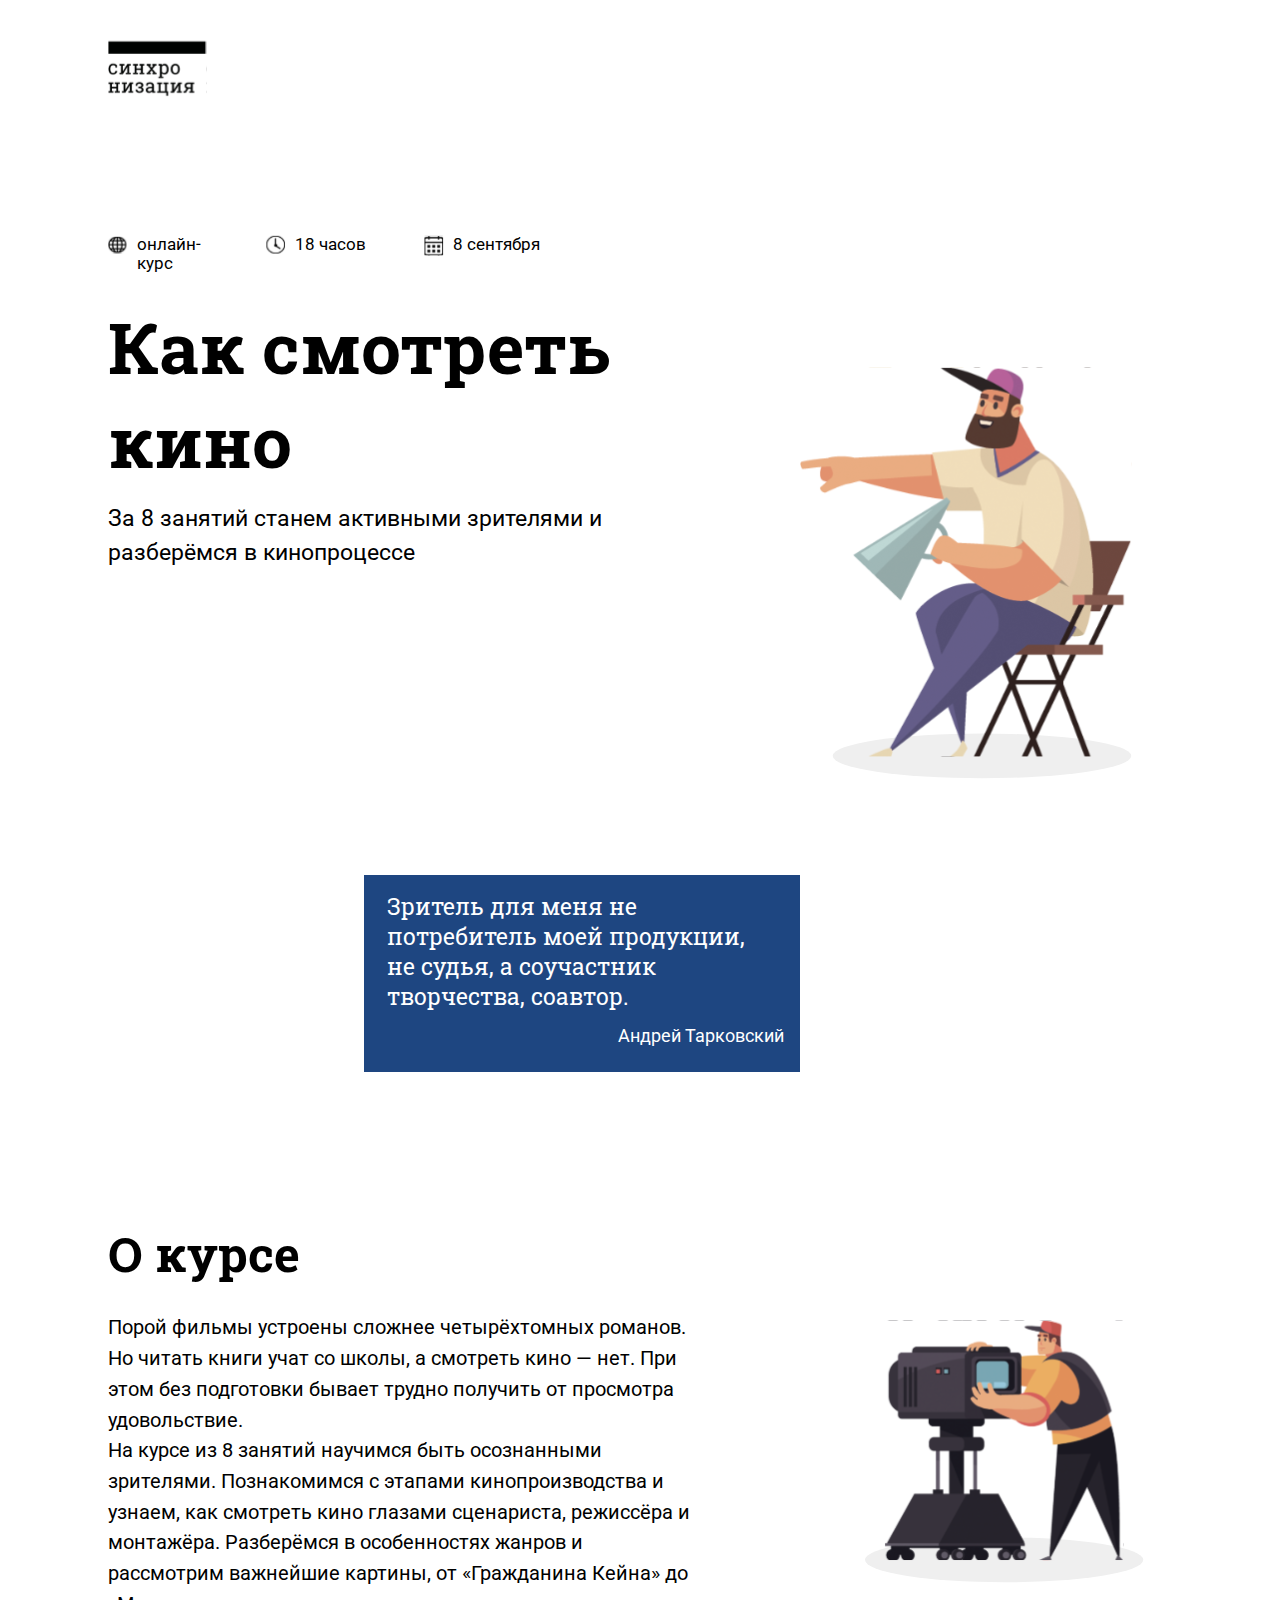
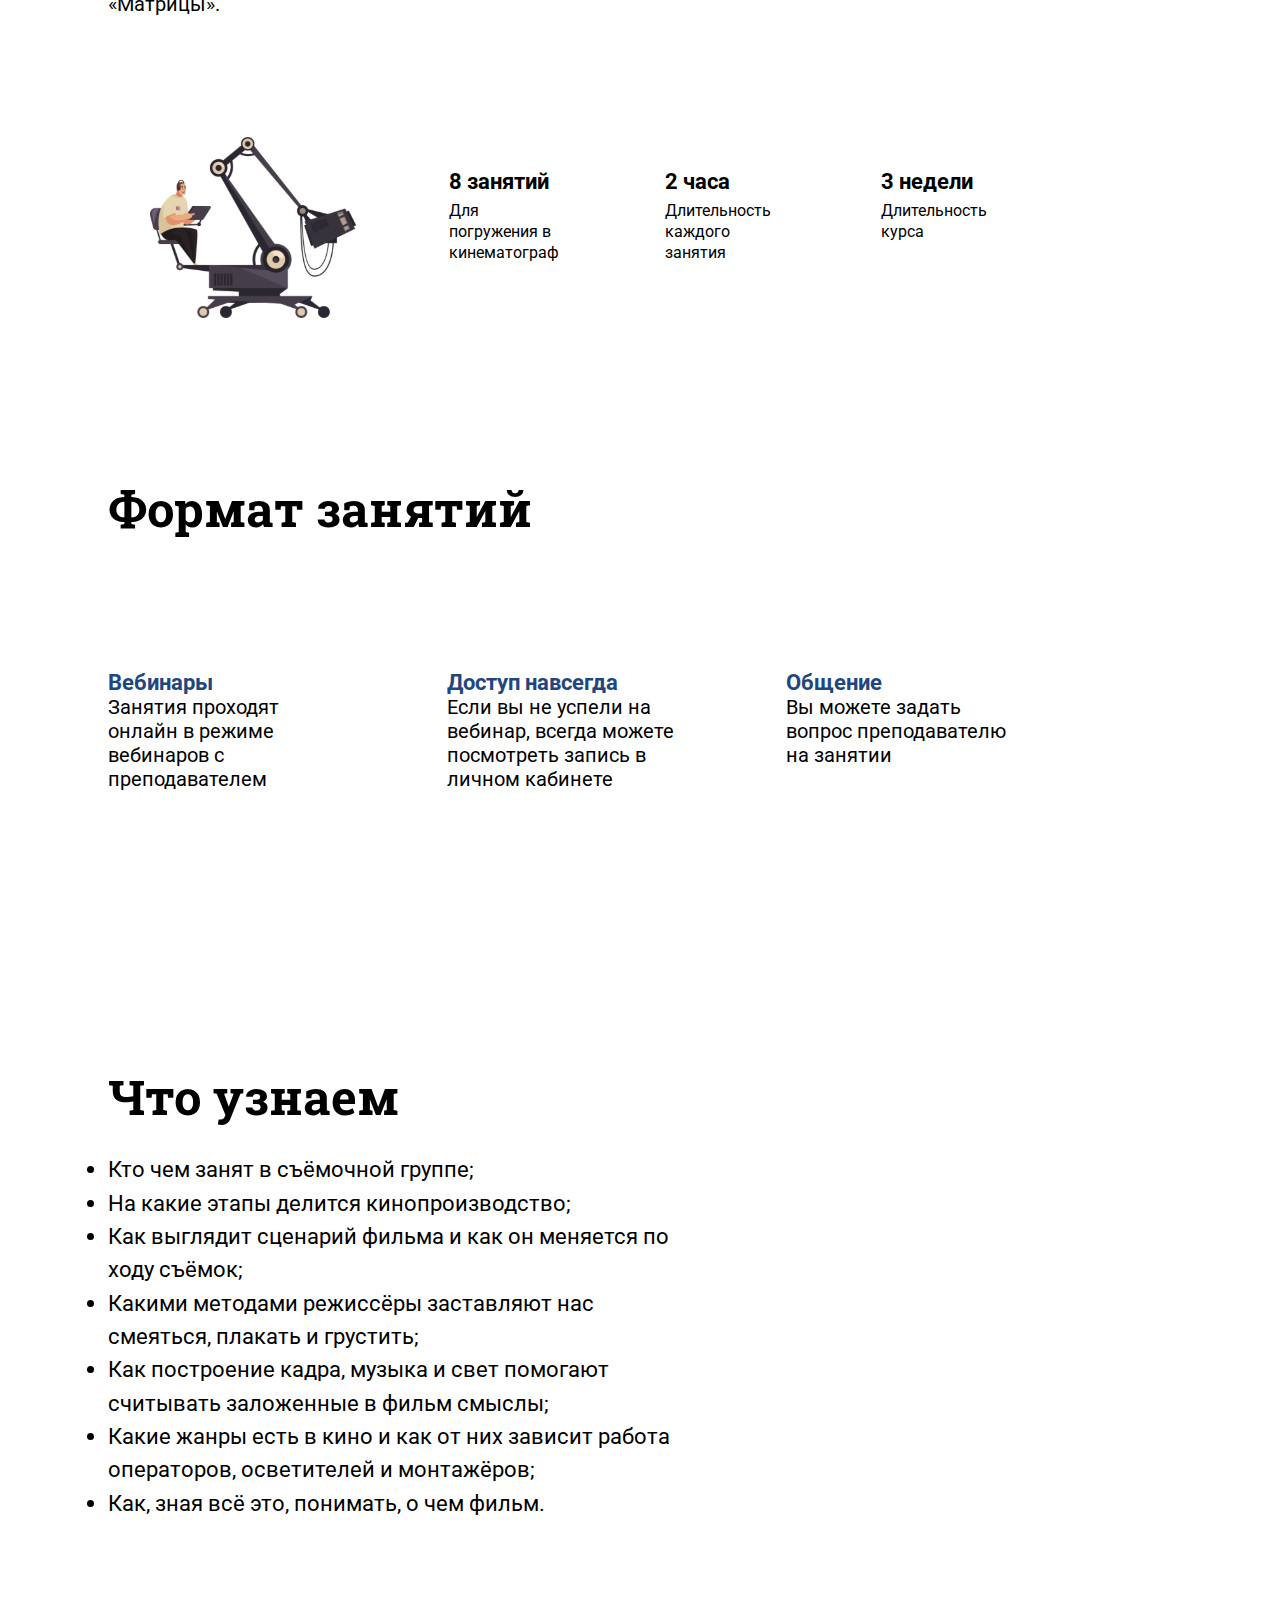
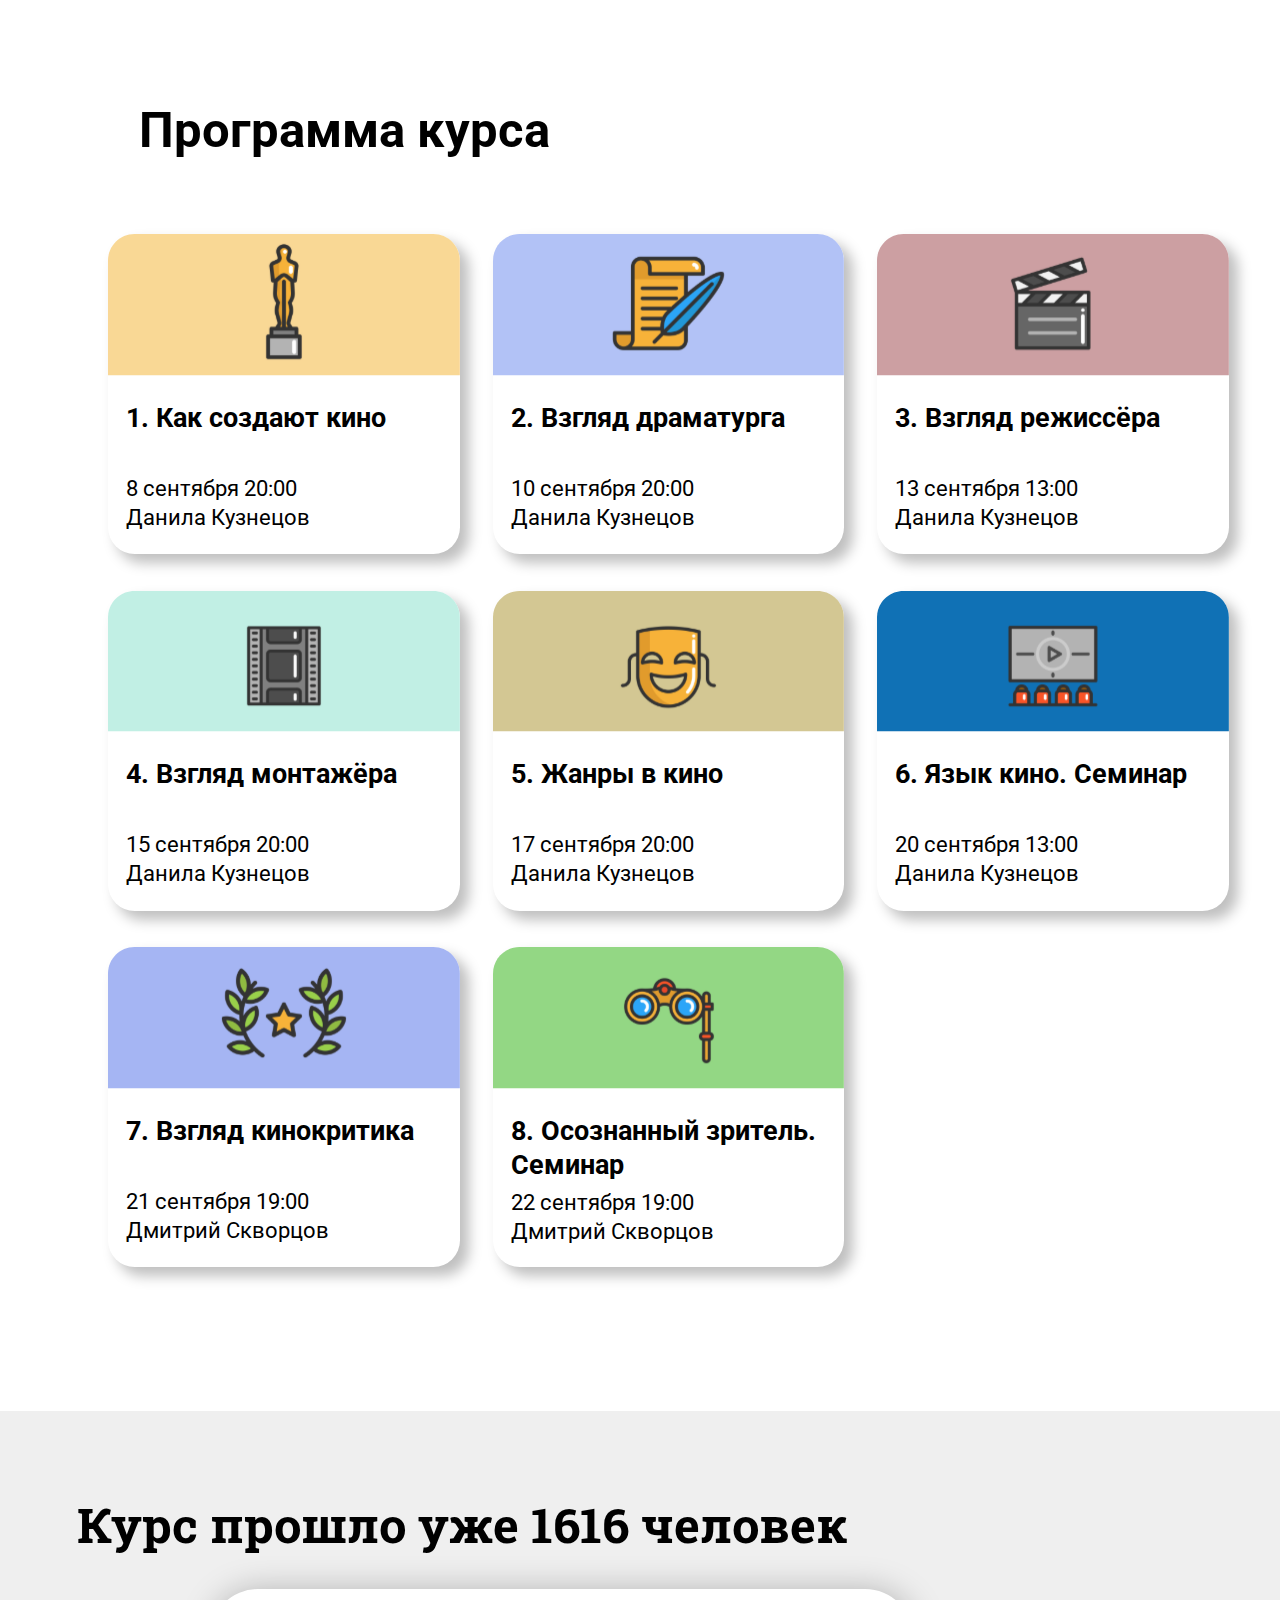
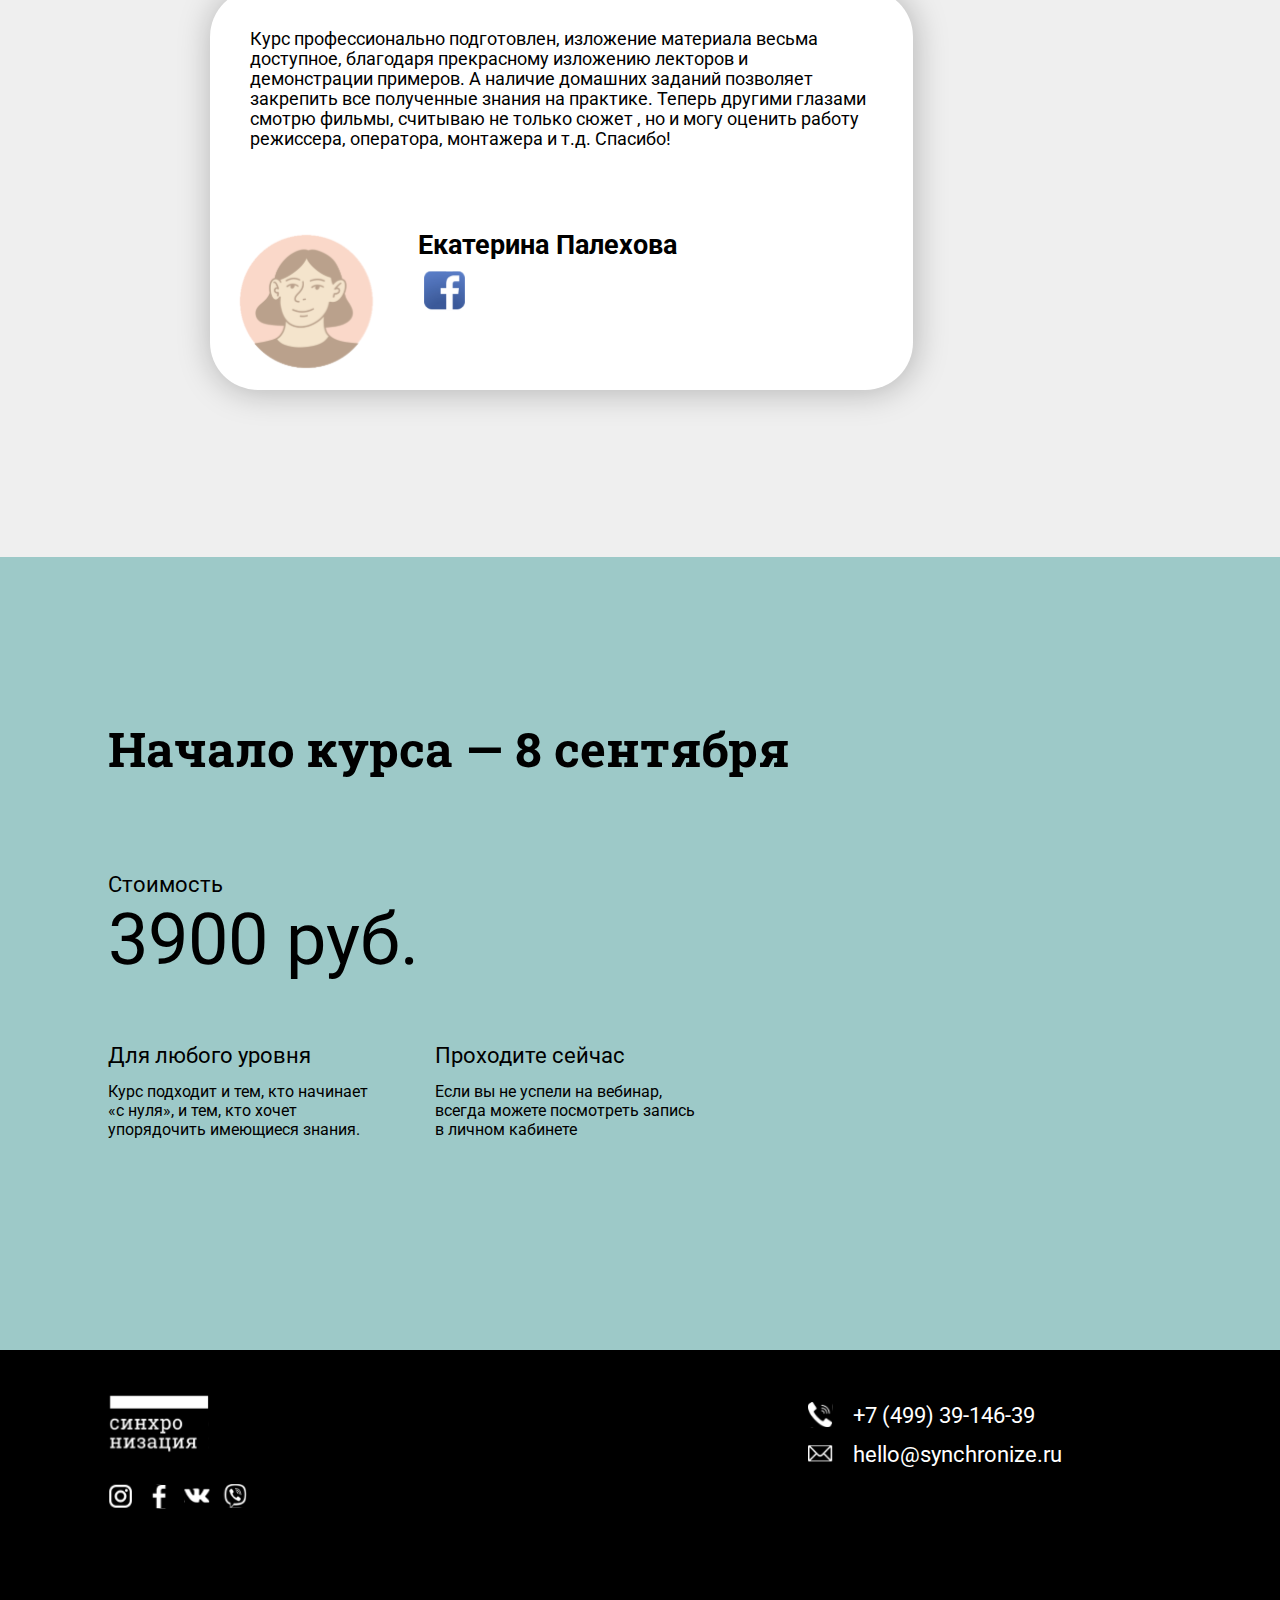
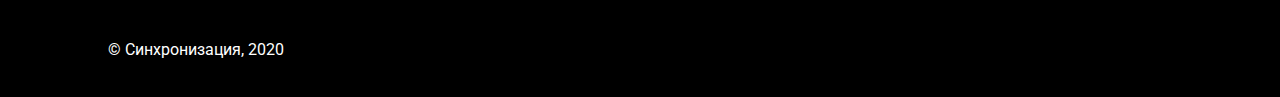
<file: index.html>
<!DOCTYPE html>
<html lang="en">

<head>
    <meta charset="UTF-8">
    <meta http-equiv="X-UA-Compatible" content="IE=edge">
    <meta name="viewport" content="width=device-width, initial-scale=1.0">
    <title>Document</title>
    <!-- MOBILE CSS -->
    <link rel="stylesheet" href="./mobile.css">
    <!-- TABLET CSS -->
    <link rel="stylesheet" href="./tablet.css">
    <!-- DESKTOP CSS -->
    <link rel="stylesheet" href="./desktop.css">
</head>

<div class="container">

    <!-- FIRST SECTION  -->
    <section class="first">
        <div class="first-container">
            <div class="first-logo">
                <img src="img/firstlogo.svg" alt="Logo">
            </div>
            <div class="first-icons">
                <div class="online-course">
                    <div class="image">
                        <img src="img/globe.svg" alt="globe">

                    </div>
                    <div>онлайн-курс</div>
                </div>
                <div class="hours">
                    <div class="image">
                        <img src="img/hours.svg" alt="Hours">
                    </div>
                    <div>18 часов</div>
                </div>
                <div class="date">
                    <div class="image">
                        <img src="img/calendar_2.svg" alt="Calendar">
                    </div>
                    <div>8 сентября</div>
                </div>
            </div>
            <div class="produser-tablet">
                <div class="first-content">

                    <h1 class="first-h1">
                        Как смотреть кино
                    </h1>
                    <p class="first-info">За 8 занятий станем активными зрителями и разберёмся в кинопроцессе</p>
                </div>
                <div class="produser-div">
                    <img class="produser" src="img/produsser.svg" alt="Produsser">
                </div>
            </div>
            <div class="background-blue">
                <p class="quote">Зритель для меня не потребитель моей продукции, не судья, а соучастник творчества,
                    соавтор.</p>
                <div class="andrei">Андрей Тарковский</div>
            </div>
        </div>

    </section>
    <!-- !FITST SECTION  END -->



    <!-- SECOND SECTION  -->

    <section class="kurs-wrapper">
        <div class="kurs-container">
            <div class="kurs-header">
                <h1>О курсе</h1>
            </div>
            <div class="kurs-main">
                <div class="kurs-main-info">
                    <p>
                        Порой фильмы устроены сложнее четырёхтомных романов. Но читать книги учат со школы, а
                        смотреть кино — нет. При этом без подготовки бывает трудно получить от просмотра
                        удовольствие.
                        <br>
                        На курсе из 8 занятий научимся быть осознанными зрителями. Познакомимся с этапами
                        кинопроизводства и узнаем, как смотреть кино глазами сценариста, режиссёра и монтажёра.
                        Разберёмся в особенностях жанров и рассмотрим важнейшие картины, от «Гражданина Кейна» до
                        «Матрицы».
                    </p>
                </div>
                <div class="kurs-main-img">
                    <img class="kurs-img" src="./img/kurs-photo.svg" alt="kurs">
                </div>
            </div>
            <div class="kurs-bottom">
                <div class="kurs-bottom-img">
                    <img src="./img/photo-none.svg" alt="kurs-none">
                </div>
                <div class="kurs-bottom-info">
                    <h3> 8 занятий </h3>
                    <p>
                        Для погружения
                        в кинематограф
                    </p>
                </div>
                <div class="kurs-bottom-info">
                    <h3>2 часа</h3>
                    <p>
                        Длительность
                        каждого занятия
                    </p>
                </div>
                <div class="kurs-bottom-info">
                    <h3>3 недели</h3>
                    <p>
                        Длительность
                        курса
                    </p>
                </div>
            </div>
        </div>
    </section>

    <!-- !SECOND SECTION  END -->



    <!-- THIRD SECTION   -->

    <section class="third">
        <div class="third-container">
            <div class="format">
                <h2 class="format-title">Формат занятий</h2>
             <div class="format-text">
                    <div class="ft">
                        <p class="ft-content">
                            Вебинары
                        </p>
                        <p class="ft-text">
                            Занятия проходят онлайн в режиме вебинаров с преподавателем
                        </p>
                    </div>
                    <div class="ft">
                        <p class="ft-content">
                            Доступ навсегда
                        </p>
                        <p class="ft-text">
                            Если вы не успели на вебинар, всегда можете посмотреть запись в личном кабинете
                        </p>
                    </div>
                    <div class="ft">
                        <p class="ft-content">
                            Общение
                        </p>
                        <p class="ft-text">
                            Вы можете задать вопрос
                            преподавателю на занятии
                        </p>
                    </div>
                </div>
            </div>

            <div class="etap">
                <h3 class="etap-title">
                    Что узнаем
                </h3>
                <div class="etap-list">
                    <ul>
                        <li>
                            Кто чем занят в съёмочной группе;
                        </li>
                        <li>
                            На какие этапы делится кинопроизводство;
                        </li>
                        <li>
                            Как выглядит сценарий фильма и как он меняется по ходу съёмок;
                        </li>
                        <li>
                            Какими методами режиссёры заставляют нас смеяться, плакать и грустить;
                        </li>
                        <li>
                            Как построение кадра, музыка и свет помогают считывать заложенные в фильм смыслы;
                        </li>
                        <li>
                            Какие жанры есть в кино и как от них зависит работа операторов, осветителей и
                            монтажёров;
                        </li>
                        <li>
                            Как, зная всё это, понимать, о чем фильм.
                        </li>
                    </ul>
                </div>
            </div>
        </div>
    </section>
    <!-- !THIRD SECTION  -->




    <!-- FOURHT SECTION  -->
    <section class="section-program">

        <h2>
            Программа курса
        </h2>

        <div class="kurs-programs">
            <div class="kurs-programs-item">        
                <div class="kp-img">
                    <img src="./img/Rectangle 5.svg" alt=" Как создают кино">
                </div> 
                <div class="kp-text">
                    <h4>
                        1. Как создают кино
                    </h4>
                    <p>
                        8 сентября 20:00
                        <br>
                        Данила Кузнецов
                    </p>
                </div>
            </div>
            <div class="kurs-programs-item">
                <div class="kp-img">
                    <img src="./img/Rectangle 7.svg" alt="Взгляд драматурга">
                </div>
                <div class="kp-text">
                    <h4>
                        2. Взгляд драматурга
                    </h4>
                    <p>
                        10 сентября 20:00
                        <br>
                        Данила Кузнецов
                    </p>
                </div>
            </div>
            <div class="kurs-programs-item">
                <div class="kp-img">
                    <img src="./img/Rectangle 9.svg" alt="Взгляд режиссёра">
                </div>
                <div class="kp-text">
                    <h4>
                        3. Взгляд режиссёра
                    </h4>
                    <p>
                        13 сентября 13:00
                        <br>
                        Данила Кузнецов
                    </p>
                </div>
            </div>
            <div class="kurs-programs-item">
                <div class="kp-img">
                    <img src="./img/Rectangle 13.svg" alt="Взгляд монтажёра">
                </div>
                <div class="kp-text">
                    <h4>
                        4. Взгляд монтажёра
                    </h4>
                    <p>
                        15 сентября 20:00
                        <br>
                        Данила Кузнецов
                    </p>
                </div>
            </div>
            <div class="kurs-programs-item">
                <div class="kp-img">
                    <img src="./img/Rectangle 14.svg" alt="Жанры в кино">
                </div>
                <div class="kp-text">
                    <h4>
                        5. Жанры в кино
                    </h4>
                    <p>
                        17 сентября 20:00
                        <br>
                        Данила Кузнецов
                    </p>
                </div>
            </div>
            <div class="kurs-programs-item">
                <div class="kp-img">
                    <img src="./img/Rectangle 15.svg" alt="Язык кино. Семинар">
                </div>
                <div class="kp-text">
                    <h4>
                        6. Язык кино. Семинар
                    </h4>
                    <p>
                        20 сентября 13:00
                        <br>
                        Данила Кузнецов
                    </p>
                </div>
            </div>
            <div class="kurs-programs-item">
                <div class="kp-img">
                    <img src="./img/Rectangle 19.svg" alt="Взгляд кинокритика">
                </div>
                <div class="kp-text">
                    <h4>
                        7. Взгляд кинокритика
                    </h4>
                    <p>
                        21 сентября 19:00
                        <br>
                        Дмитрий Скворцов
                    </p>
                </div>
            </div>
            <div class="kurs-programs-item">
                <div class="kp-img">
                    <img src="./img/Rectangle 20.svg" alt="Осознанный зритель.">
                </div>
                <div class="kp-text">
                    <h4 class="mb-10">
                        8. Осознанный зритель.
                        Семинар
                    </h4>
                    <p>
                        22 сентября 19:00
                        <br>
                        Дмитрий Скворцов
                    </p>
                </div>
            </div>

        </div>
    </section>
    <!-- !FOURTH SECTION  END -->

</div>
<!-- !end of container -->

<!-- FIFTH SECTION  -->

<section class="section5">
    <div class="section5-title">
        <h1>
            Курс прошло уже 1616 человек
        </h1>
    </div>
    <div class="section5-content">
        <p class="section5-txt">
            Курс профессионально подготовлен, изложение материала весьма доступное, благодаря прекрасному
            изложению
            лекторов и демонстрации примеров. А наличие домашних заданий позволяет закрепить все полученные
            знания
            на практике. Теперь другими глазами смотрю фильмы, считываю не только сюжет , но и могу оценить
            работу
            режиссера, оператора, монтажера и т.д. Спасибо!
        </p>
        <div class="section5-down">

            <div class="ekaterina-img"> <img src="img/ekaterina.svg" alt="ekaterina-pp" class="ekaterina-img"></div>

            <div class="section5-aside">
                <h4 class="section5-asidetxt">
                    Екатерина Палехова
                </h4>
                <img src="./img/sec5fb.svg" alt="facebook-img" class="section5-fb">
            </div>
        </div>
    </div>
</section>

<!--! FIFTH SECTION  END -->






<!-- SIXTH SECTION   -->
<section class="sixth">
    <div class="sixth-container">
        <h1>Начало курса — 8 сентября</h1>
        <div class="six-price">
            <p class="six-up fs-12">Стоимость</p>
            <p class="six-down">3900 руб.</p>
        </div>
        <div class="six-content">
            <div class="six-left">
                <div class="fs-12">Для любого уровня</div>
                <div class="w-140">Курс подходит и тем, кто начинает «с нуля», и тем, кто хочет упорядочить
                    имеющиеся знания.</div>
            </div>
            <div class="six-right">
                <div class="fs-12">Проходите сейчас</div>
                <div class="w-140">Если вы не успели на вебинар, всегда можете посмотреть запись в личном
                    кабинете</div>
            </div>
        </div>
    </div>
</section>
<!-- !SIXTH SECTION  END -->



<!-- SEVENTH SECTION   -->
<footer>
    <div class="footer-section">
        <div class="logo">
            <img src="./img/footer-logo.svg" alt="logo" class="logo-img">
            <div class="icon">
                <img src="./img/insta.svg" alt="insta">
                <img src="./img/fb.svg" alt="fb">
                <img src="./img/vk.svg" alt="vk">
                <img src="./img/wp.svg" alt="wp">
            </div>
        </div>
        <div class="adress">
            <div class="f-icons"><img src="/img/phone.svg" alt="phone" class="footer-phone">
                <p> +7 (499) 39-146-39 </p>
            </div>
            <div class="f-icons"> <img src="/img/mail.svg" alt="mail" class="footer-mail">
                <p> hello@synchronize.ru</p>
            </div>
        </div>
    </div>

    <div class="author">
        <p>© Синхронизация, 2020</p>
    </div>
</footer>
<!--! SEVENTH SECTION  END  -->

</body>

</html>
</file>
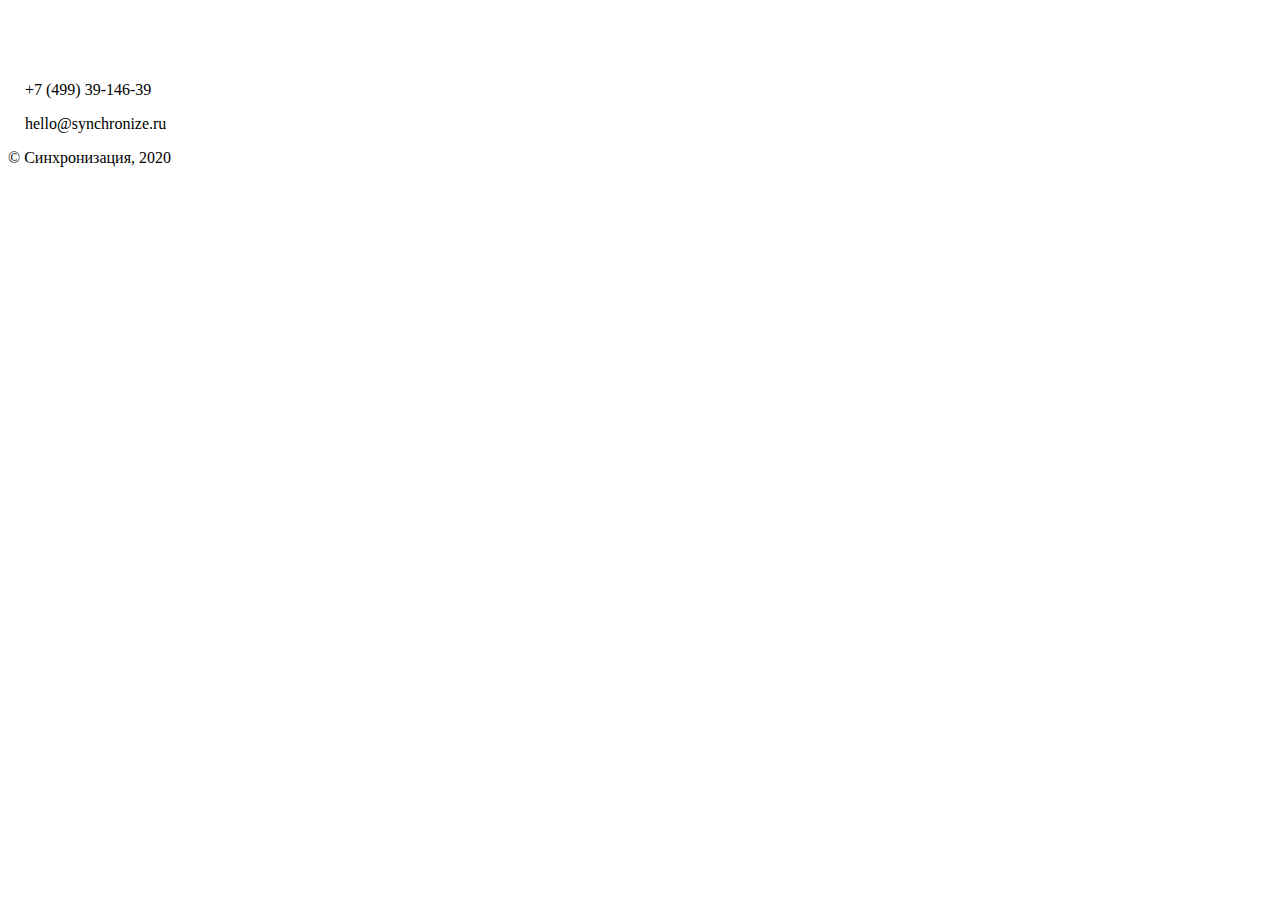
<file: Niyaz-footer.html>
<!DOCTYPE html>
<html lang="en">
<head>
    <meta charset="UTF-8">
    <meta http-equiv="X-UA-Compatible" content="IE=edge">
    <meta name="viewport" content="width=device-width, initial-scale=1.0">
    <title>Document</title>
    <link rel="stylesheet" href="./Niyaz-footer.css">
    <!-- FOOTER ICON LINKS -->
    <link rel="stylesheet" href="https://cdnjs.cloudflare.com/ajax/libs/font-awesome/4.7.0/css/font-awesome.min.css">
</head>
<body>
    <footer>
    <div class="logo">
            <img src="./image-Niyaz/footer-logo.svg" alt="logo">
        <div class="icon">
            <img src="./image-Niyaz/insta.svg" alt="insta">
            <img src="./image-Niyaz/fb.svg" alt="fb">
            <img src="./image-Niyaz/vk.svg" alt="vk">
            <img src="./image-Niyaz/wp.svg" alt="wp">
        </div>
    </div>
        <div class="adress">
            <p> <img src="/image-Niyaz/phone.svg" alt="phone"> +7 (499) 39-146-39 </p>
            <p> <img src="/image-Niyaz/mail.svg" alt="mail"> hello@synchronize.ru</p>
        </div>
        <div class="author">
            <p>© Синхронизация, 2020</p>
        </div>
    </footer>


</body>
</html>
</file>
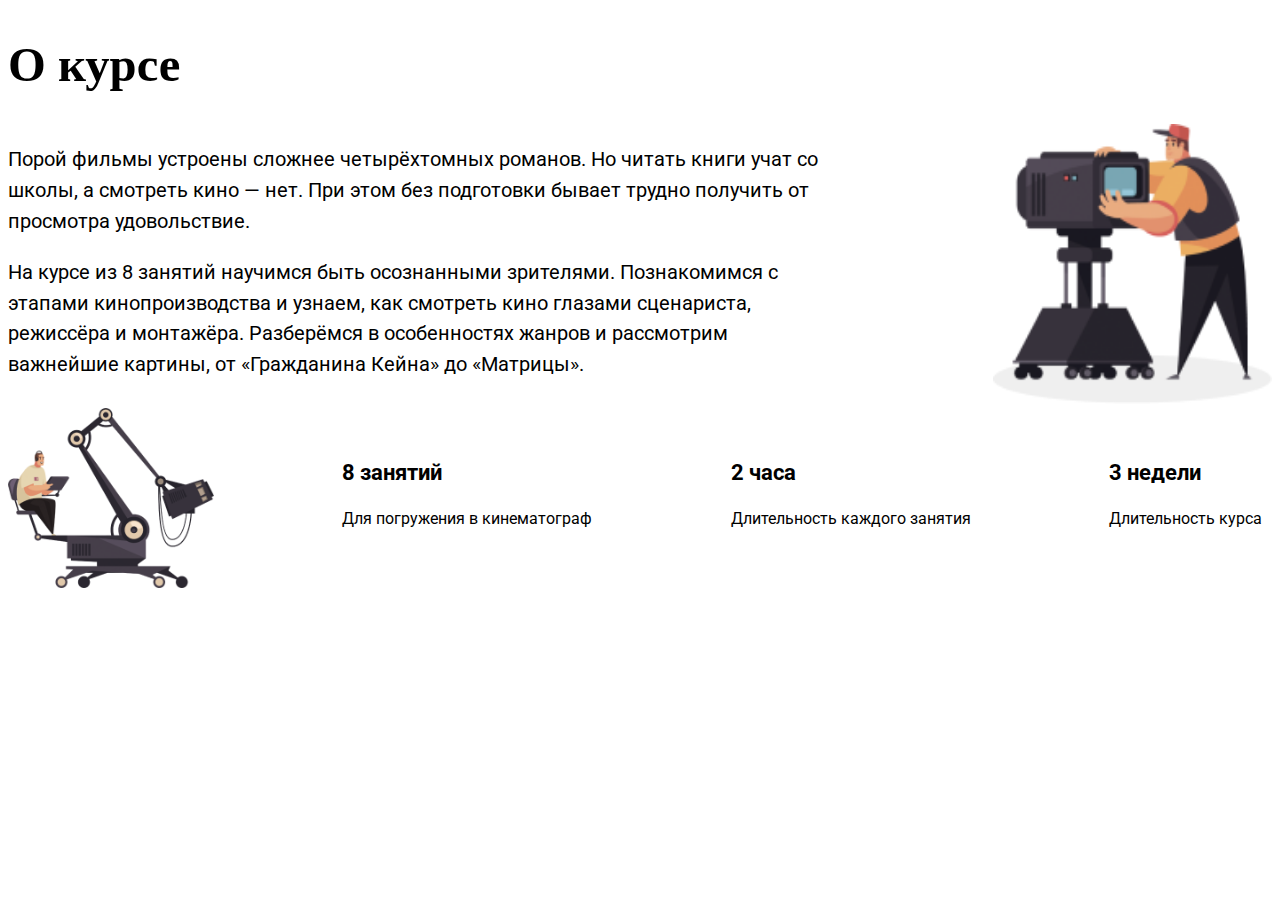
<file: Niyaz.html>
<!DOCTYPE html>
<html lang="en">
<head>
    <meta charset="UTF-8">
    <meta http-equiv="X-UA-Compatible" content="IE=edge">
    <meta name="viewport" content="width=device-width, initial-scale=1.0">
    <link rel="stylesheet" href="Niyaz.css">
    <title>PROJECT</title>
</head>
<body>
    <div class="kurs-wrapper">
    <div class="kurs-container">
        <div class="kurs-header">
            <h1>О курсе</h1>
        </div>
        <div class="kurs-main">
            <div class="kurs-main-info">
                <p>
                    Порой фильмы устроены сложнее четырёхтомных романов. Но читать книги учат со школы, а смотреть кино — нет. При этом без подготовки бывает трудно получить от просмотра удовольствие.
                </p>
                <p>
                    На курсе из 8 занятий научимся быть осознанными зрителями. Познакомимся с этапами кинопроизводства и узнаем, как смотреть кино глазами сценариста, режиссёра и монтажёра. Разберёмся в особенностях жанров и рассмотрим важнейшие картины, от «Гражданина Кейна» до «Матрицы».
                </p>
            </div>
            <div class="kurs-main-img">
                <img class="kurs-img" src="/image-Niyaz/Group 9.png" alt="">
            </div>
        </div>
        <div class="kurs-bottom">
            <div class="kurs-bottom-img">
                <img src="/image-Niyaz/photo 1.png" alt="">                   
            </div>
            <div class="kurs-bottom-info">
                <h3> 8 занятий </h3>
                <p>
                    Для погружения
                    в кинематограф
                </p>
            </div>
            <div class="kurs-bottom-info">
                <h3>2 часа</h3>
                <p>
                    Длительность
                    каждого занятия
                </p>
            </div>
            <div class="kurs-bottom-info">
                <h3>3 недели</h3>
                <p>
                    Длительность
                    курса
                </p>
            </div>
        </div>
    </div>
</div>
</body>
</html>
</file>
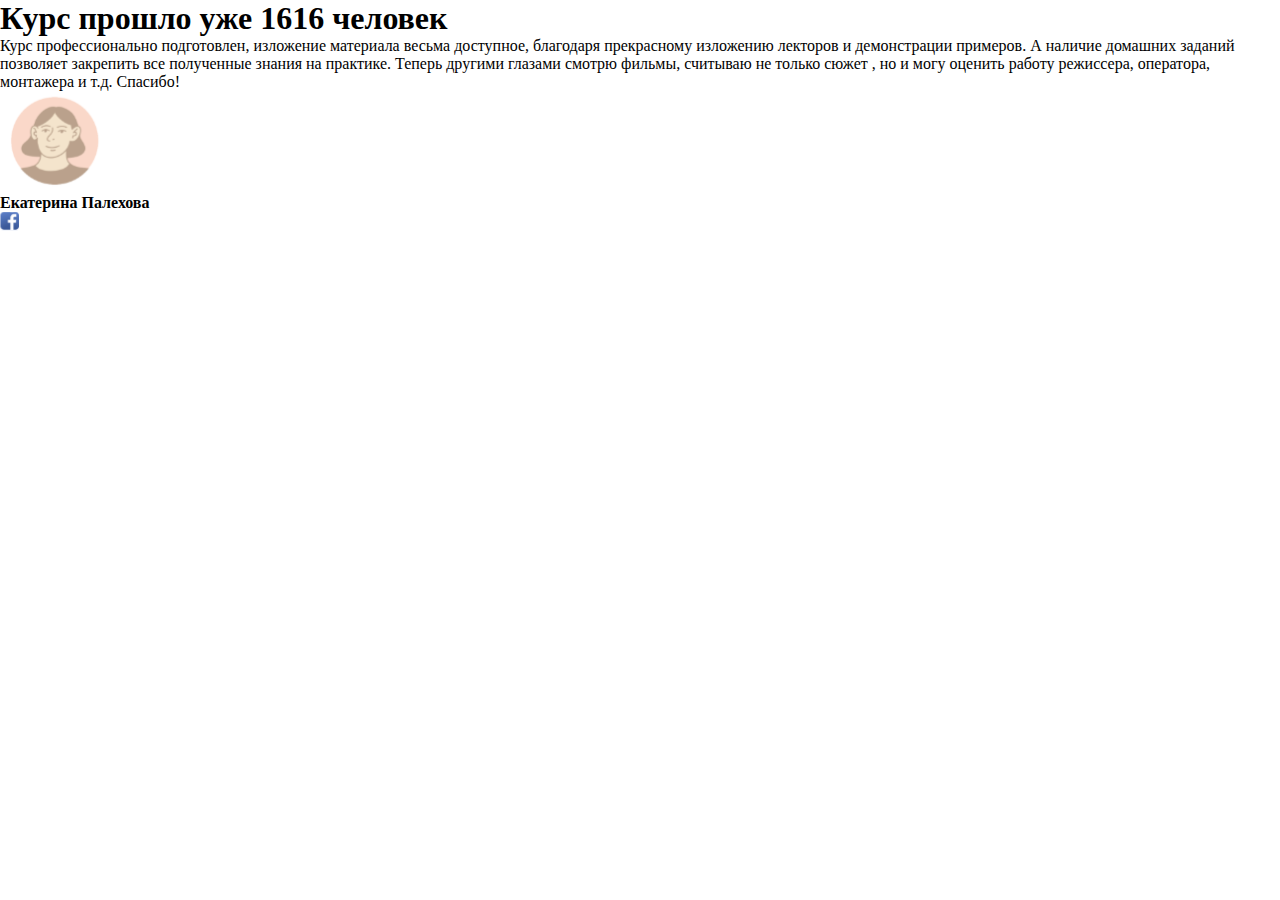
<file: section5.html>
<!DOCTYPE html>
<html lang="en">

<head>
    <meta charset="UTF-8">
    <meta http-equiv="X-UA-Compatible" content="IE=edge">
    <meta name="viewport" content="width=device-width, initial-scale=1.0">
    <title>Document</title>
    <link rel="stylesheet" href="./section5.css">
</head>

<body>
    <section class="section5">
        <div class="section5-title">
            <h1>
                Курс прошло уже 1616 человек
            </h1>
        </div>
        <!--section5--title-->
        <div class="section5-content">
            <p class="section5-txt">
                Курс профессионально подготовлен, изложение материала весьма доступное, благодаря прекрасному изложению
                лекторов и демонстрации примеров. А наличие домашних заданий позволяет закрепить все полученные знания
                на практике. Теперь другими глазами смотрю фильмы, считываю не только сюжет , но и могу оценить работу
                режиссера, оператора, монтажера и т.д. Спасибо!
            </p>
            <div class="section5-down">
                <img src="img-saleh/ekaterina.svg" alt="" class="ekaterina-img">
                <div class="section5-aside">
                    <h4 class="section5-asidetxt">
                        Екатерина Палехова
                    </h4>
                    <img src="./img-saleh/sec5fb.svg" alt="" class="section5-fb">
                </div>
                <!--section5-aside-->
            </div>
            <!--section5-down-->

        </div>
        <!--section5-content-->
    </section>
</body>

</html>
</file>
<file: mobile.css>
@import url("https://fonts.googleapis.com/css2?family=Roboto+Slab:wght@400;500;700;800;900&family=Roboto:ital,wght@0,400;0,700;0,900;1,500&display=swap");
@import url("https://fonts.googleapis.com/css2?family=Roboto:wght@400;700;900&display=swap");

@media screen and (min-width: 320px) and (max-width: 991px) {
  * {
    margin: 0;
    padding: 0;
    box-sizing: border-box;
  }

  .container {
    padding-left: 9.3vw;
    padding-right: 8vw;
  }

  /* firts section */
  .first {
    display: flex;
    flex-direction: column;
  }

  .first-logo img {
    width: 14vw;
    height: 8.2vw;
    margin-top: 10vw;
  }

  .first-icons {
    display: flex;
    width: 100%;
    gap: 15px;
    font-family: Roboto;
    font-size: 2.6vw;
    margin-top: 35px;
  }

  .first-icons img {
    width: 2.6vw;
  }

  .online-course,
  .date,
  .hours {
    display: flex;
  }

  .first-icons .image {
    margin-right: 1.1vw;
  }

  .first-h1 {
    width: 77vw;
    font-size: 10vw;
    font-family: Roboto Slab;
    font-weight: bold;
    margin-top: 2.3vw;
  }

  .first-info {
    width: 55vw;
    font-family: Roboto;
    font-size: 2.7vw;
    font-weight: 400;
    margin-top: 4vw;
    line-height: 150%;
  }

  .produser-div {
    position: relative;
    left: 46vw;
    height: 47vw;
    width: 39vw;
  }

  .produser-div img {
    height: 100%;
    width: 38vw;
  }

  .background-blue {
    background-color: #1e4681;
    width: 60vw;
    color: white;
    margin-left: 3px;
    margin-top: 51px;
    padding: 2.2vw 3vw 6.8vw 3vw;
  }

  .andrei {
    margin-left: 25vw;
    width: 26vw;
    margin-top: 15px;
    font-size: 2.7vw;
    font-family: Roboto;
  }

  .quote {
    font-size: 2.6vw;
  }
  /* !first section end */

  /* second section */
  .kurs-wrapper {
    display: flex;
    justify-content: center;
  }

  .kurs-container {
    width: 100%;
    font-family: "Roboto";
    padding-top: 20vw;
    padding-bottom: 20vw;
  }

  .kurs-header h1 {
    font-family: "Roboto Slab";
    font-size: 8vw;
    line-height: 102%;
    margin-bottom: 4vw;
    padding-bottom: 4vw;
  }

  .kurs-main {
    display: flex;
    justify-content: space-between;
    flex-direction: column;
    width: 100%;
  }

  .kurs-main-img {
    padding-top: 7vw;
    justify-content: center;
    display: flex;
  }

  .kurs-main-info {
    padding-right: 8vw;
    height: 100%;
  }

  .kurs-main-info p {
    padding-top: 1vw;
    font-size: 3.2vw;
    line-height: 150%;
  }

  .kurs-img {
    display: flex;
    justify-content: center;
    min-width: 150px;
    width: 30vw;
    min-height: 132px;
  }

  .kurs-bottom {
    display: flex;
    padding-top: 5vw;
    flex-wrap: wrap;
  }

  .kurs-bottom-info {
    margin-top: 20px;
    padding: 10px;
    width: 40%;
  }

  .kurs-bottom-info h3 {
    font-size: 4vw;
    line-height: 130%;
  }

  .kurs-bottom-info p {
    margin-top: 5px;
    min-width: 100px;

    font-size: 3vw;
    line-height: 130%;
  }

  .kurs-bottom-img {
    display: none;
    width: 22vw;
    height: 20vw;
  }
  /* !second section end */

  /* third section */
  .third-container {
    display: flex;
    flex-direction: column;
  }

  .third {
    display: flex;
  }

  .format {
    display: flex;
    flex-direction: column;
  }

  .format-title {
    font-size: 6.933vw;
    font-weight: 900;
    margin-bottom: 6.267vw;
  }

  .format-text {
    display: flex;
    flex-direction: column;
  }

  .etap {
    padding-top: 19.467vw;
    padding-bottom: 22.667vw;
  }

  .etap-title {
    font-family: Roboto Slab;
    font-weight: 700;
    font-size: 6.933vw;
  }

  .etap-list {
    padding-top: 3vw;
    width: 100%;
    font-weight: 400;
    font-size: 3.467vw;
    margin: 0 2% 0 5%;
  }
  .ft-content {
    height: 5.333vw;
    font-weight: 800;
    font-size: 3.8vw;
    line-height: 130%;
    color: #1e4681;
  }

  .ft-text {
    font-size: 3vw;
    padding-bottom: 6.667vw;
    width: 44vw;
  }
  /* !third section end */

  /* fourth section */
  .section-program {
    padding-top: 5vw;
  }

  .section-program > h2 {
    font-weight: bold;
    font-size: 6.9vw;
    line-height: 101.38%;
    color: #000000;
    padding-bottom: 9.867vw;
    padding-left: 2.7vw;
  }

  .kurs-programs {
    display: flex;
    align-items: center;
    justify-content: center;
    flex-wrap: wrap;
    flex-direction: column;
  }

  .kurs-programs-item {
    display: flex;
    flex-direction: column;
    width: 49.333vw;
    
    background: #ffffff;
    box-shadow: 0.133vw 0.133vw 1.8vw rgba(0, 0, 0, 0.25);
    border-radius: 4vw;
    margin-bottom: 6.5vw;
    padding-bottom: 4vw;
  }

  .kp-img {
    width: 100%;
    height: 19.883vw;
    border-radius: 4vw;
  }

  .kp-img > img {
    width: 100%;
  }

  .kp-text {
    height: 55%;
    display: flex;
    flex-direction: column;
    padding-left: 2.667vw;
    padding-right: 2.667vw;
    padding-top: 10px;
    padding-bottom: 5px;
  }

  .kp-text > h4 {
    padding-bottom: 10px;
    font-size: 3.733vw;
    line-height: 110%;
  }

  .kp-text > p {
    font-size: 3.2vw;
    line-height: 130%;
  }
  /* !fourth section end */

  /* fifth section */
  .section5 {
    display: flex;
    background-color: #efefef;
    flex-direction: column;
    padding-top: 10vw;
    padding-bottom: 13vw;
    padding-left: 8vw;
  }

  .section5-title {
    width: 60vw;
  }

  .section5-title h1 {
    font-family: Roboto Slab;
    font-weight: 700;
    color: #000;
    font-size: 5vw;
    padding-bottom: 4.8vw;
  }

  .section5-content {
    display: flex;
    flex-direction: column;
    width: 81vw;
    background-color: #fff;
    box-shadow: 0.13vw 0.13vw 2.6vw rgba(0, 0, 0, 0.25);
    border-radius: 3.73vw;
  }

  .section5-txt {
    font-family: Roboto;
    font-weight: 400;
    font-size: 2.8vw;
    color: #000;
    padding: 5vw 5.6vw 0 5.6vw;
  }

  .section5-down {
    display: flex;
    align-items: center;
    padding-left: 2.5vw;
  }

  .ekaterina-img {
    width: 30vw;
    height: 25vw;
    background-image: url(./img-saleh/ekaterina.svg);
    background-repeat: no-repeat;
    background-size: 100%;
  
  }

  .section5-aside {
    display: flex;
    flex-direction: column;
  }

  .section5-asidetxt {
    font-weight: 700;
    font-size: 3.7vw;
    width: 43vw;
  }

  .section5-aside {
    padding: 10vw;
    padding-left: 2vw;
  }

  .section5-fb {
    width: 6vw;
    height: 6vw;
    padding-top: 10px;
  }
  /* !fifth section end */

  /* sixth section */
  .sixth {
    background-color: #9dc9c8;
    font-family: Roboto;
    padding-right: 15.5vw;
    padding-top: 15.5vw;
    padding-bottom: 16.5vw;
  }

  .sixth-container {
    margin-left: 15.2vw;
  }

  .sixth-container h1 {
    width: 58.4vw;

    margin-bottom: 7.2vw;
    font-size: 7vw;
    font-family: Roboto Slab;
  }

  .fs-12 {
    font-size: 3.2vw;
  }

  .six-down {
    font-size: 9.9vw;
  }

  .six-content {
    display: flex;
    gap: 8.3vw;
    margin-top: 7vw;
  }

  .w-140 {
    width: 37.3vw;
  }

  .six-content .fs-12 {
    margin-top: 1.1vw;
  }

  .six-right,
  .six-left {
    display: flex;
    flex-direction: column;
    gap: 1.1vw;
  }
  /* !sixth section end */

  /* seventh section */
  footer {
    background-color: black;
    color: white;
    display: flex;
    justify-content: space-between;
    flex-direction: column;
    height: 66.933vw;
    min-height: 360px;
    padding-top: 9vw;
    padding-bottom: 10vw;
    padding-left:7vw;
    font-size: 2.5vw;
    position: relative;
  }

  .logo-img {
 
    height: 10vw;
    padding-bottom: 3vw;
  }

  .adress {
    padding-bottom: 30px;
  }

  .adress > p > img {
    height: 4vw;
    display: inline-block;
  }

  .icon {
    display: flex;
    padding-bottom: 3vw;
  }

  .icon > img {
    padding-right: 12px;
    height: 4vw;
  }

  .author {
    position: absolute;
    bottom: 20px;
  }

  .footer-section {
    height: 90%;
    display: flex;
    flex-direction: column;
    justify-content: space-around;
  }
  .f-icons {
    display: flex;
    align-items: center;
  }

  .f-icons > img {
    height: 3vw;
    width: 3vw;
    margin-right: 20px;
    margin-bottom: 1vw;
    align-items: center;
  }
  /* !seventh section end */
}
</file>
<file: tablet.css>
@import url("https://fonts.googleapis.com/css2?family=Roboto:wght@400;700;900&display=swap");

@media screen and (min-width: 992px) and (max-width: 1279px) {
  * {
    margin: 0;
    padding: 0;
    box-sizing: border-box;
  }
  .container {
    padding-left: 8.393vw;
    padding-right: 8.393vw;
    padding-top: 4vw;
  }

  /* first section  */
  .first {
    display: flex;
    flex-direction: column;
  }

  .first-container {
    width: 100%;
  }

  .first-logo img {
    width: 7.8vw;
    height: 4.6vw;
    margin-top: 2.5vw;
  }

  .first-icons {
    display: flex;
    width: 100%;
    gap: 1.7vw;
    font-family: Roboto;
    font-size: 1.4vw;
    margin-top: 5.7vw;
  }

  .first-icons img {
    width: 1.4vw;
  }

  .online-course,
  .date,
  .hours {
    display: flex;
  }

  .first-icons .image {
    margin-right: 0.7vw;
  }

  .first-h1 {
    width: 40vw;
    font-size: 5.5vw;
    font-family: Roboto Slab;
    font-weight: bold;
    margin-top: 0.9vw;
  }

  .first-info {
    width: 32vw;
    font-family: Roboto;
    font-size: 1.4vw;
    font-weight: 400;
    margin-top: 1.7vw;
    line-height: 150%;
  }

  .produser-tablet {
    display: flex;
    gap: 13.7vw;
  }

  .produser-div img {
    height: 100%;
    width: 21vw;
  }

  .background-blue {
    background-color: #1e4681;
    width: 34vw;
    color: white;
    margin-top: 9vw;
    margin-left: 24vw;
    padding: 1.3vw 1.5vw 4vw 1.3vw;
  }

  .andrei {
    margin-left: 14vw;
    width: 26vw;
    margin-top: 9px;
    font-size: 1.4vw;
    font-family: Roboto;
  }

  .quote {
    font-size: 1.7vw;
    font-family: Roboto Slab;
  }
  /* !first section end */

  /* second section  */
  .kurs-wrapper {
    display: flex;
    justify-content: center;
    box-sizing: border-box;
    padding: 0;
    margin: 0;
  }

  .kurs-container {
    font-family: "Roboto";
    width: 100%;
    padding-top: 11.99vw;
    padding-bottom: 12.35vw;
  }

  .kurs-header {
    width: 100%;
    height: 6.5vw;
    padding-bottom: 5vw;
  }

  .kurs-header h1 {
    font-family: "Roboto Slab";
    font-size: 3.8vw;
    line-height: 101.38%;
  }

  .kurs-main {
    display: flex;
    width: 100%;
    justify-content: space-between;
  }

  .kurs-main-info {
    width: 46.043vw;
    height: 25.779vw;
  }

  .kurs-main-info p {
    font-size: 1.6vw;
    line-height: 150%;
  }

  .kurs-img {
    width: 21.8vw;
    height: 21.87vw;
  }

  .kurs-bottom {
    display: flex;
  }

  .kurs-bottom-info {
    margin-top: 20px;
    padding: 10px;
    margin-left: 5vw;
  }

  .kurs-bottom-info h3 {
    font-size: 2vw;
    line-height: 130%;
  }

  .kurs-bottom-info p {
    margin-top: 5px;
    height: 2.638vw;
    font-size: 1.5vw;
    line-height: 130%;
  }

  .kurs-bottom-img {
    display: flex;
    width: 16.11vw;
    height: 14.09vw;
  }
  /* !second section end */

  /* third section  */
  .third-container {
    display: flex;
    flex-direction: column;
  }

  .third {
    display: flex;
    padding-bottom: 17.506vw;
  }

  .format-title {
    width: 46%;
    font-family: Robot Slab;
    font-size: 2em;
    font-weight: bold;
    line-height: 101.38%;
    color: #000;
    margin-bottom: 6.115vw;
  }

  .format-text {
    display: flex;
    width: 68%;
    gap: 46px;
  }

  .vebinar-content {
    color: #1e4681;
    width: 4.36vw;
  }
  /* !third section end */

  /* fourth section */
  .section-program > h2 {
    width: 524.15px;
    height: 53.86px;
    font-size: 3.957vw;
    line-height: 101.38%;
    padding-bottom: 8.993vw;
    padding-left: 30px;
  }

  .kurs-programs {
    display: flex;
    align-items: center;
    flex-wrap: wrap;
    flex-direction: row;
  }
  .section-program {
    padding-bottom: 8.403vw;
  }

  .kurs-programs {
    display: flex;
    align-items: center;
    flex-wrap: wrap;
    flex-direction: row;
  }

  .kurs-programs-item {
    width: 28%;
    margin-bottom: 2.847vw;
    margin-right: 3.957vw;
    height: 25vw;
    background: #ffffff;
    box-shadow: 0.057vw 0.057vw 0.795vw rgba(0, 0, 0, 0.25);
    border-radius: 2.083vw;
    display: flex;
    flex-direction: column;
  }

  .kp-img {
    width: 100%;
    height: max-content;
    border-radius: 2.083vw;
  }

  .kp-img > img {
    width: 100%;
  }

  .kp-text {
    height: 50%;
    display: flex;
    flex-direction: column;
    padding-left: 1.705vw;
    padding-right: 1.705vw;
    padding-top: 6%;
    padding-bottom: 10px;
  }

  .kp-text > h4 {
    max-width: max-content;
    height: 2.778vw;
    font-size: 2.083vw;
    line-height: 130%;
  }

  .kp-text > p {
    padding-top: 3vw;
    font-size: 1.736vw;
    line-height: 130%;
  }
  /* !fourth section end */

  /* fifth section */
  .section5 {
    background-color: #efefef;
    display: flex;
    flex-direction: column;
    width: 100vw;
  }
  .section5-title {
    width: 68vw;
    margin: 6.3vw 22vw 0 8vw;
  }
  .section5-title h1 {
    font-family: "Roboto Slab";
    font-size: 3.8vw;
    font-weight: 700;
  }
  .section5-content {
    display: flex;
    flex-direction: column;
    background-color: #fff;
    width: 54vw;
    box-shadow: 0.06vw 0.06vw 1.37vw rgba(0, 0, 0, 0.25);
    border-radius: 2vw;
    margin: 2.2vw 36vw 7.6vw 8.6vw;
  }
  .section5-txt {
    font-family: "Roboto";
    font-weight: 400;
    font-size: 1.4vw;
    padding: 2vw 2.6vw 0 2.6vw;
  }
  .section5-down {
    display: flex;
    gap: 3vw;
  }
  .ekaterina-img {
    width: 13vw;
  }
  .section5-aside {
    display: flex;
    flex-direction: column;
    justify-content: center;
    gap: 1vw;
  }
  .section5-asidetxt {
    font-weight: 700;
    font-size: 2vw;
    font-family: "Roboto Slab";
    width: 24vw;
  }
  .section5-fb {
    width: 2.1vw;
  }

  .third {
    display: flex;
  }

  .format {
    display: flex;
    flex-direction: column;
    margin-bottom: 14vw;
  }

  .format-text {
    display: flex;
    gap: 13vw;
    margin-top: 4vw;
    margin-bottom: 4vw;
  }

  .format-title {
    width: 46vw;
    font-weight: 700;
    font-family: "Roboto Slab";
    font-size: 3.8vw;
  }

  .ft-content {
    font-weight: 700;
    font-family: "Roboto";
    font-size: 2vw;
    color: #1e4681;
  }

  .ft-text {
    width: 20vw;
    font-family: "Roboto";
    font-size: 1.6vw;
    width: 18vw;
  }

  .etap-title {
    font-family: "Roboto Slab";
    font-weight: 700;
    font-size: 3.8vw;
    margin-bottom: 2.398vw;
  }

  .etap-list {
    font-family: "Roboto";
    font-weight: 400;
    font-size: 2vw;
    width: 45vw;
  }
  /* !fifth section end */

  /* sixth section */
  .sixth {
    background-color: #9dc9c8;
    font-family: Roboto;
    height: 53.957vw;
  }

  .sixth-container h1 {
    width: 55.4vw;
    margin-bottom: 3.6vw;
    font-size: 3.8vw;
    font-family: Roboto Slab;
  }

  .sixth-container {
    padding-top: 12.35vw;
    padding-left: 8.393vw;
    padding-bottom: 11vw;
  }

  .fs-12 {
    font-size: 1.7vw;
  }

  .six-down {
    font-size: 5vw;
  }

  .six-content {
    display: flex;
    gap: 5vw;
    margin-top: 5vw;
  }

  .w-140 {
    width: 22vw;
  }

  .six-content .fs-12 {
    margin-top: 1.1vw;
  }

  .six-right,
  .six-left {
    display: flex;
    flex-direction: column;
    gap: 1.1vw;
    width: 25vw;
  }
  /* !sixth section end */

  /* seventh section  */
  footer {
    background-color: black;
    color: white;
    display: flex;
    flex-direction: column;
    height: 27.083vw;
    min-height: 260px;
    font-size: 2.5vw;
    position: relative;
  }
  .adress img {
    width: 1.1vw;
    height: 1.9vw;
  }
  .adress {
    padding-top: 0.7vw;
    display: flex;
    padding-right: 7vw;
    flex-direction: column;
    font-size: 1.736vw;
  }
  .f-icons {
    display: flex;
  }

  .f-icons > img {
    height: 2vw;
    width: 2vw;
    margin-right: 20px;
    margin-bottom: 1vw;
  }

  .icon {
    padding-left: -10px;
    display: flex;
    padding-top: 1.19vw;
  }

  .icon > img {
    height: 3vw;
    width: 3vw;
    padding-right: 1vw;
  }

  .author {
    position: absolute;
    bottom: 3vw;
    margin-left: 8.4vw;
    font-size: 1.25vw;
  }
  .logo-img {
    width: 7.986vw;
    height: 4.722vw;
  }

  .footer-section {
    height: 90%;
    display: flex;
    justify-content: space-between;
    margin-left: 8.4vw;
    margin-right: 10vw;
    margin-top: 3.35vw;
  }
  /* !seventh section end */
}
</file>
<file: desktop.css>
@import url("https://fonts.googleapis.com/css2?family=Montserrat:ital,wght@0,400;0,600;0,900;1,600&family=Roboto:wght@100;300;400;500;700;900&display=swap");
@import url("https://fonts.googleapis.com/css2?family=Roboto:wght@400;700;900&display=swap");

@media (min-width: 1280px) {
  * {
    padding: 0;
    margin: 0;
    font-family: "Roboto", sans-serif;
    box-sizing: border-box;
  }

  .container {
    padding-left: 8.472vw;
    padding-top: 1.458vw;
  }

  /* first section */
  .first {
    display: flex;
    flex-direction: column;
  }

  .first-container {
    width: 100%;
  }

  .first-logo img {
    width: 100%;
    height: 5vw;
    margin-top: 1.4vw;
  }

  .first-logo {
    width: 7.8vw;
    height: 10vw;
  }

  .first-icons {
    display: flex;
    width: 100%;
    gap: 30px;
    font-family: Roboto;
    font-size: 1.3vw;
    margin-top: 6.9vw;
  }

  .first-icons img {
    width: 1.5vw;
  }

  .online-course,
  .date,
  .hours {
    display: flex;
    width: 10vw;
  }

  .first-icons .image {
    margin-right: 0.7vw;
  }

  .first-h1 {
    width: 40vw;
    font-size: 5.556vw;
    font-family: Roboto Slab;
    font-weight: bold;
    margin-top: 2vw;
  }

  .first-info {
    width: 40vw;
    font-family: Roboto;
    font-size: 1.8vw;
    font-weight: 400;
    margin-top: 1.2vw;
    line-height: 150%;
  }

  .produser-div {
    height: 47vw;
    width: 39vw;
  }

  .produser-tablet {
    display: flex;
    gap: 14vw;
  }

  .produser-div img {
    height: 100%;
    width: 26vw;
  }

  .background-blue {
    background-color: #1e4681;
    width: 34vw;
    color: white;
    margin-bottom: 12.292vw;
    margin-left: 20vw;
    padding: 1.3vw 1.8vw 2vw 1.8vw;
  }

  .andrei {
    margin-left: 18vw;
    width: 26vw;
    margin-top: 1.1vw;
    font-size: 1.4vw;
    font-family: Roboto;
  }

  .quote {
    font-size: 1.8vw;
    font-family: Roboto Slab;
  }
  /* !first section end */



  /* second section  */
  .kurs-wrapper {
    display: flex;
    justify-content: center;
    box-sizing: border-box;
    padding: 0;
    margin: 0;
  }
  .kurs-container {
    font-family: "Roboto";
    width: 100%;
  }
  .kurs-header {
    width: 100%;
    height: 6.5vw;
  }
  .kurs-header h1 {
    font-family: "Roboto Slab";
    font-size: 3.819vw;
    line-height: 101.38%;
  }
  .kurs-main {
    display: flex;
    width: 100%;
    justify-content: space-between;
  }
  .kurs-main-info {
    width: 45.972vw;
    height: 26.667vw;
  }
  .kurs-main-info p {
    font-size: 1.6vw;
    line-height: 150%;
  }
  .kurs-img {
    width: 21.8vw;
    height: 21.87vw;
    margin-right: 10.625vw;
  }
  .kurs-bottom {
    display: flex;
    justify-content: space-around;
    padding-top: 6.528vw;
    width: 80%;
  }
  .kurs-bottom-info {
    margin-top: 20px;
    padding: 10px;
    width: 10.417vw;
  }
  .kurs-bottom-info h3 {
    font-size: 1.736vw;
    line-height: 130%;
  }
  .kurs-bottom-info p {
    margin-top: 5px;
    min-width: 100px;
    height: 2.7vw;
    font-size: 1.25vw;
    line-height: 130%;
  }
  .kurs-bottom-img {
    display: flex;
    width: 16.11vw;
    height: 14.09vw;
  }
  /* !second section end */



  /* third section  */
  .third {
    display: flex;
    padding-top: 12.361vw;
  }
  .format {
    display: flex;
    flex-direction: column;
  }
  .format-text {
    display: flex;
    margin-top: 4vw;
    margin-bottom: 4vw;
  }
  .format-title {
    width: 46vw;
    font-weight: 700;
    font-family: "Roboto Slab";
    font-size: 3.8vw;
    margin-bottom: 6.181vw;
  }
  .ft {
    padding-right: 8.472vw;
  }

  .ft-content {
    font-weight: 700;
    font-family: "Roboto";
    font-size: 1.7vw;
    color: #1e4681;
  }
  .ft-text {
    width: 15vw;
    font-family: "Roboto";
    font-size: 1.6vw;
    width: 18vw;
  }
  .etap {
    padding-top: 17.292vw;
  }
  .etap-title {
    font-family: "Roboto Slab";
    font-weight: 700;
    font-size: 3.8vw;
    padding-bottom: 2vw;
  }
  .etap-list {
    font-family: "Roboto";
    font-weight: 400;
    font-size: 1.736vw;
    line-height: 150%;
    height: 26.111vw;
    width: 46.25vw;
    margin-bottom: 17.083vw;
  }
  /* !third section end */


  /* fourth section */
  .section-program {
    padding-bottom: 8.403vw;
  }

  .section-program > h2 {
    width: 62.847vw;
    height: 10vw;
    font-size: 3.819vw;
    line-height: 101.38%;
    padding-bottom: 2.847vw;
    padding-left: 2.361vw;
  }

  .kurs-programs {
    display: flex;
    align-items: center;
    flex-wrap: wrap;
    flex-direction: row;
  }

  .kurs-programs-item {
    width: 30%;
    margin-bottom: 2.847vw;
    margin-right: 2.569vw;
    height: 25vw;
    background: #ffffff;
    box-shadow: 0.7vw 0.7vw 1vw rgba(0, 0, 0, 0.25);
    border-radius: 2.083vw;
    display: flex;
    flex-direction: column;
  }

  .kp-img {
    width: 100%;
    height: max-content;
    border-radius: 2.083vw;
  }

  .kp-img > img {
    width: 100%;
  }

  .kp-text {
    height: 50%;
    display: flex;
    flex-direction: column;
    padding-left: 1.389vw;
    padding-right: 1.389vw;
    padding-top: 6%;
    padding-bottom: 10px;
  }

  .kp-text > h4 {
    max-width: max-content;
    height: 2.778vw;
    font-size: 2.083vw;
    line-height: 130%;
  }

  .kp-text > p {
    padding-top: 3vw;
    font-size: 1.736vw;
    line-height: 130%;
  }
  /* !fourth section end */


  /* fifth section */
  .section5 {
    display: flex;
    background-color: #efefef;
    flex-direction: column;
    padding-top: 6.319vw;
    padding-bottom: 13vw;
    padding-left: 6vw;
  }

  .section5-title {
    width: 68.681vw;
  }

  .section5-title h1 {
    font-family: Roboto Slab;
    font-weight: 700;
    color: #000;
    font-size: 3.819vw;
    padding-bottom: 2.61vw;
  }

  .section5-content {
    display: flex;
    flex-direction: column;
    width: 54.931vw;
    height: 31.319vw;
    background-color: #fff;
    box-shadow: 0.13vw 0.13vw 2.6vw rgba(0, 0, 0, 0.25);
    border-radius: 3.73vw;
    margin-left: 10.417vw;
  }

  .section5-txt {
    font-family: Roboto;
    font-weight: 400;
    font-size: 1.389vw;
    color: #000;
    padding: 3.125vw;
    padding-bottom: 1vw;
  }

  .section5-down {
    display: flex;
    align-items: center;
    padding-left: 1vw;
    height: 17vw;
  }

  .ekaterina-img {
    width: 13.194vw;
    height: 25vw;
    padding-top: 20px;
  }

  .section5-aside {
    display: flex;
    flex-direction: column;
    padding: 3vw;
  }

  .section5-asidetxt {
    font-weight: 700;
    font-size: 2.083vw;
  }

  .section5-aside {
    padding: 10vw;
    padding-left: 2.083vw;
  }

  .section5-fb {
    width: 4vw;
    height: 4vw;
    padding-top: 10px;
  }
  /* !fifth section end */



  /* sixth section  */
  .sixth {
    background-color: #9dc9c8;

    padding-top: 12.431vw;
    padding-bottom: 16.5vw;
  }

  .sixth-container h1 {
    width: 55.2vw;
    margin-bottom: 7.2vw;
    font-size: 3.8vw;
    font-family: Roboto Slab;
  }

  .sixth-container {
    padding-left: 8.472vw;
  }

  .fs-12 {
    font-size: 1.7vw;
  }

  .six-down {
    font-size: 5.6vw;
  }

  .six-content {
    display: flex;
    gap: 5vw;
    margin-top: 3.7vw;
  }

  .w-140 {
    width: 20.5vw;
    font-size: 1.25vw;
  }

  .six-content .fs-12 {
    margin-top: 1.1vw;
  }

  .six-right,
  .six-left {
    display: flex;
    flex-direction: column;
    gap: 1.1vw;
  }
  /*! sixth section end */



  /* seventh section */
  footer {
    background-color: black;
    color: white;
    display: flex;
    flex-direction: column;
    height: 27.083vw;
    min-height: 260px;
    font-size: 2.5vw;
    position: relative;
  }
  .adress img {
    width: 1.1vw;
    height: 1.9vw;
  }
  .adress {
    padding-top: 0.7vw;
    display: flex;
    padding-right: 7vw;
    flex-direction: column;
    font-size: 1.736vw;
  }
  .f-icons {
    display: flex;
  }

  .f-icons > img {
    height: 2vw;
    width: 2vw;
    margin-right: 20px;
    margin-bottom: 1vw;
  }

  .icon {
    padding-left: -10px;
    display: flex;
    padding-top: 1.19vw;
  }

  .icon > img {
    height: 3vw;
    width: 3vw;
    padding-right: 1vw;
  }
  .author {
    position: absolute;
    bottom: 3vw;
    margin-left: 8.4vw;
    font-size: 1.25vw;
  }
  .logo-img {
    width: 7.986vw;
    height: 4.722vw;
  }

  .footer-section {
    height: 90%;
    display: flex;
    justify-content: space-between;
    margin-left: 8.4vw;
    margin-right: 10vw;
    margin-top: 3.35vw;
  }
  /* !seventh section end */
  
}
</file>
<file: Niyaz-footer.css>
@import url('https://fonts.googleapis.com/css2?family=Roboto:ital,wght@0,100;0,300;0,400;0,500;0,700;0,900;1,100;1,300;1,400;1,500;1,700;1,900&display=swap');

@media screen and (min-width : 320px) and (max-width: 991px) {
*{
    margin: 0;
    padding: 0;
    box-sizing: border-box;
    font-family: sans-serif;
}
footer{
    background-color: black;
    color: white;
    display: flex;
    justify-content: space-between;
    flex-direction: column;
    height: 251px;
    width: 100%;
    padding-top: 33.3px;
    padding-left: 46.85px;
}
.icon{

    display: flex;
    justify-content: space-between;

}
}
</file>
<file: Niyaz.css>
@import url('https://fonts.googleapis.com/css2?family=Roboto:ital,wght@0,100;0,300;0,400;0,500;0,700;0,900;1,100;1,300;1,400;1,500;1,700;1,900&display=swap');


@media (min-width : 320px) and (max-width: 991px) {
    .kurs-wrapper {
      display: flex;
      justify-content: center;
      box-sizing: border-box;
    }
    .kurs-container {
      position: relative;
      font-family: 'Roboto';
      width: 100%;
      height: 776px;
      margin-left : 36px;
      margin-top : 56px;
    }
    .kurs-header {
      width: 100%;
      height: 44px;
    }
    .kurs-header h1{
      font-family: 'Roboto Slab';
      font-size: 26px;
      line-height: 102%;   
    }
    .kurs-main {
      display: flex;
      flex-direction: column;
      width: 100%;
    }
    .kurs-main-info {
      width: 100%;
      height: 100%;
    }
    .kurs-main-info p {
      font-size: 12px;
      line-height: 150%;
      width: 100%;
    }
    .kurs-main-img{
      display: flex;
      justify-content: center;
    }
    .kurs-img {
      width: 172px;
      height: 162px; 
    }
    .kurs-bottom {
      display: flex;
      flex-wrap: wrap;
    }
    .kurs-bottom-info {
      margin-top:20px;
      padding: 10px;
      width: 40%; 
    }
    .kurs-bottom-info h3{
      font-size: 14px;
      line-height: 130%;
    }
    .kurs-bottom-info p {
      width: 50%;
      margin-top: 5px;
      min-width: 100px;
      height: 18px;
      font-size: 12px;
      line-height: 130%;
    }
    .kurs-bottom-img {
      display: none;
    }
}  

@media (min-width : 992px) and (max-width: 1279px) {
.kurs-wrapper {
  display: flex;
  justify-content: center;
  box-sizing: border-box;
  padding: 0;
  margin: 0;
  
}
.kurs-container {
  font-family: 'Roboto';
  width: 100%;

}
.kurs-header {
  width: 100%;
  height: 5.2vw;
}
.kurs-header h1{
  font-family: 'Roboto Slab';
  font-size: 3.1vw;
  line-height: 102%;
}
.kurs-main {
  display: flex;
  width: 100%;
  justify-content: space-between;
}
.kurs-main-info {
  width: 60vw;
  height: 100%;
}
.kurs-main-info p {
  font-size: 1.4vw;
  line-height: 150%;
}
.kurs-img {
  width: 20.62vw;
  height: 19.42vw; 
}
.kurs-bottom {
  display: flex;
  justify-content: space-between;
}
.kurs-bottom-info {
  margin-top:20px;
  padding: 10px;
}
.kurs-bottom-info h3{
  font-size: 1.6vw;
  line-height: 130%;
}
.kurs-bottom-info p {
  margin-top: 5px;
  min-width: 100px;
  height: 18px;
  font-size: 1.43vw;
  line-height: 130%;
}
.kurs-bottom-img {
  display: flex;
  width:16.11vw;
  height:14.09vw;
}
} 
@media (min-width : 1280px) {
  .kurs-wrapper {
    display: flex;
    justify-content: center;
    box-sizing: border-box;
    padding: 0;
    margin: 0;
    
  }
  .kurs-container {
    font-family: 'Roboto';
    width: 100%;
  
  }
  .kurs-header {
    width: 100%;
    height: 6.5vw;
  }
  .kurs-header h1{
    font-family: 'Roboto Slab';
    font-size: 3.8vw;
    line-height: 101.38%;
  }
  .kurs-main {
    display: flex;
    width: 100%;
    justify-content: space-between;
  }
  .kurs-main-info {
    width: 65vw;
    height: 100%;
  }
  .kurs-main-info p {
    font-size: 1.6vw;
    line-height: 150%;
  }
  .kurs-img {
    width: 21.80vw;
    height: 21.87vw; 
  }
  .kurs-bottom {
    display: flex;
    justify-content: space-between;
  }
  .kurs-bottom-info {
    margin-top:20px;
    padding: 10px;
  }
  .kurs-bottom-info h3{
    font-size: 1.7vw;
    line-height: 130%;
  }
  .kurs-bottom-info p {
    margin-top: 5px;
    min-width: 100px;
    height: 2.7vw;
    font-size: 1.25vw;
    line-height: 130%;
  }
  .kurs-bottom-img {
    display: flex;
    width: 16.11vw;
    height: 14.09vw;
  }
  }
</file>
<file: section5.css>
@import url('https://fonts.googleapis.com/css2?family=Roboto:wght@400;700;900&display=swap');

*{
    margin: 0;
    padding: 0;
    box-sizing: border-box;
}

@media screen and (min-width:320px) and (max-width:991px){
    .section5{
        display: flex;
        background-color: #efefef;
        flex-direction: column;
        width: 100vw;
        height: 100vh;
    }
    .section5-title{
        width: 68vw;

    }
    .section5-title h1{
        font-family: Roboto Slab;
        font-weight: 700;
        color: #000;
        font-size: 6.9vw;
     
    }
    .section5-content{
        display: flex;
        flex-direction: column;
        width: 81vw;
        background-color: #fff;
        box-shadow: 0.13vw 0.13vw 2.6vw rgba(0,0,0,0.25);
        border-radius: 3.73vw;
    }
    .section5-txt{
        font-family: Roboto;
        font-weight: 400;
        font-size: 2.6vw;
        color: #000;
        padding: 5vw 5.6vw 0 5.6vw;
    }
    .section5-down{
        display: flex;
        
    }
    .ekaterine-img{
        width: 21vw;
        height: 22.4vw;
        margin: 5.6vw 5.7vw 3.5vw 3vw;
    }
    .section5-aside{
        display: flex;
        flex-direction: column;
        margin: 10vw 7vww 12vw 3vw;
    }
    .section5asidetxt{
        font-weight: 700;
        font-size: 3.7vw;
        width: 43vw;
    }
    .section5-aside {
        padding: 10vw;
    }
    .section5-fb{
        width: 3.976vw;
        height: 4.5vw;
    }
}
</file>
